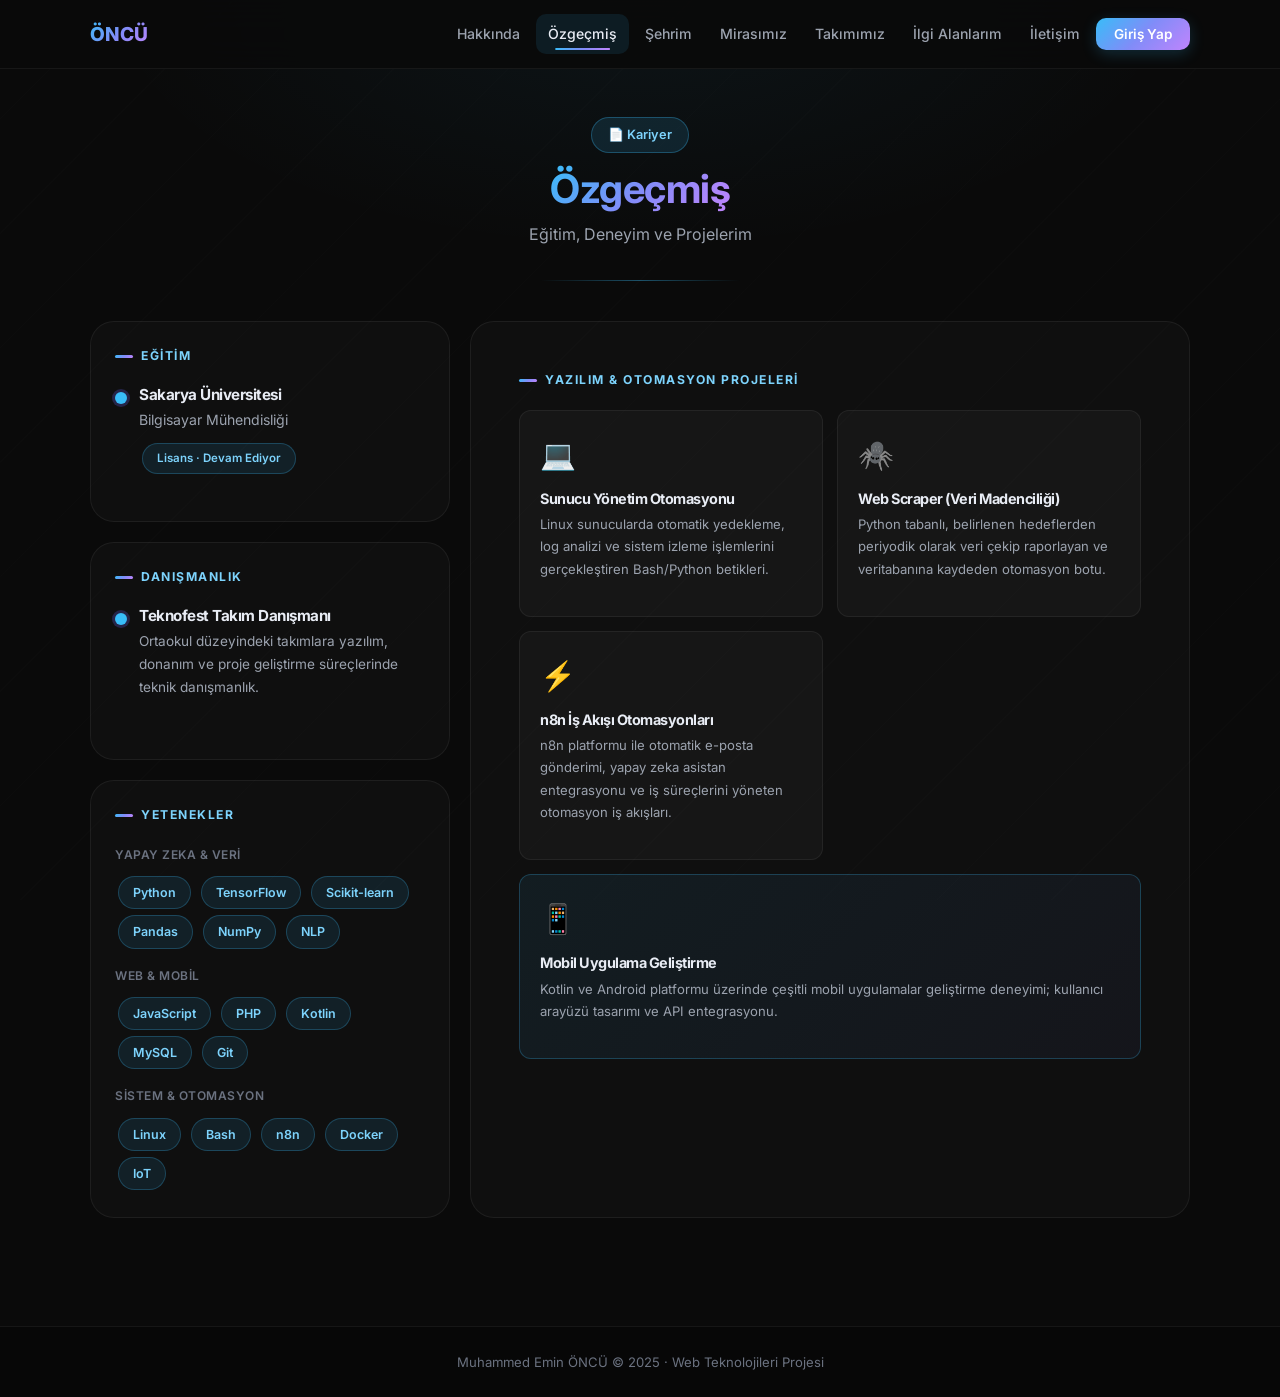
<file: cv.html>
<!DOCTYPE html>
<html lang="tr">
<head>
    <meta charset="UTF-8">
    <meta name="viewport" content="width=device-width, initial-scale=1.0">
    <title>Özgeçmiş | Muhammed Emin ÖNCÜ</title>
    <!-- Bootstrap CSS (Ödev Şartı) -->
    <link href="https://cdn.jsdelivr.net/npm/bootstrap@5.3.0/dist/css/bootstrap.min.css" rel="stylesheet">
    <!-- Özel Tasarımımız -->
    <link rel="stylesheet" href="style.css">
</head>
<body>

<nav class="custom-navbar" id="mainNav">
    <div class="container">
        <div class="navbar-inner">
            <a class="navbar-brand" href="index.html">ÖNCÜ</a>
            <button class="navbar-toggler" id="toggler" aria-label="Menüyü aç/kapat">
                <span></span><span></span><span></span>
            </button>
            <ul class="navbar-nav" id="navMenu">
                <li><a class="nav-link" href="index.html">Hakkında</a></li>
                <li><a class="nav-link active" href="cv.html">Özgeçmiş</a></li>
                <li><a class="nav-link" href="sehrim.html">Şehrim</a></li>
                <li><a class="nav-link" href="miras.html">Mirasımız</a></li>
                <li><a class="nav-link" href="takim.html">Takımımız</a></li>
                <li><a class="nav-link" href="ilgi-alanlarim.html">İlgi Alanlarım</a></li>
                <li><a class="nav-link" href="iletisim.html">İletişim</a></li>
                <li><a class="btn-nav-login" href="login.html">Giriş Yap</a></li>
            </ul>
        </div>
    </div>
</nav>

<main class="container fade-in" style="padding-top: 48px; padding-bottom: 48px;">

    <header class="text-center" style="margin-bottom: 40px;">
        <span class="badge-accent" style="margin-bottom: 12px; display: inline-block;">📄 Kariyer</span>
        <h1 style="font-size: 2.5rem;"><span class="gradient-text">Özgeçmiş</span></h1>
        <p>Eğitim, Deneyim ve Projelerim</p>
        <hr class="gradient-divider">
    </header>

    <div class="grid-cv">

        <!-- Sol Sütun (aside: destekleyici bilgiler) -->
        <aside style="display: flex; flex-direction: column; gap: 20px;">

            <section class="modern-card p-4">
                <div class="section-title">Eğitim</div>
                <div class="timeline-item">
                    <h2 style="font-size: 0.95rem; font-weight: 700; margin-bottom: 4px;">Sakarya Üniversitesi</h2>
                    <p style="font-size: 0.88rem; margin-bottom: 8px;">Bilgisayar Mühendisliği</p>
                    <span class="skill-tag" style="font-size: 0.72rem;">Lisans · Devam Ediyor</span>
                </div>
            </section>

            <section class="modern-card p-4">
                <div class="section-title">Danışmanlık</div>
                <div class="timeline-item">
                    <h2 style="font-size: 0.95rem; font-weight: 700; margin-bottom: 4px;">Teknofest Takım Danışmanı</h2>
                    <p style="font-size: 0.85rem;">Ortaokul düzeyindeki takımlara yazılım, donanım ve proje geliştirme süreçlerinde teknik danışmanlık.</p>
                </div>
            </section>

            <section class="modern-card p-4">
                <div class="section-title">Yetenekler</div>
                <p style="font-size: 0.75rem; color: var(--text-3); font-weight: 600; text-transform: uppercase; letter-spacing: 0.5px; margin-bottom: 8px;">Yapay Zeka & Veri</p>
                <div style="margin-bottom: 14px;">
                    <span class="skill-tag">Python</span>
                    <span class="skill-tag">TensorFlow</span>
                    <span class="skill-tag">Scikit-learn</span>
                    <span class="skill-tag">Pandas</span>
                    <span class="skill-tag">NumPy</span>
                    <span class="skill-tag">NLP</span>
                </div>
                <p style="font-size: 0.75rem; color: var(--text-3); font-weight: 600; text-transform: uppercase; letter-spacing: 0.5px; margin-bottom: 8px;">Web & Mobil</p>
                <div style="margin-bottom: 14px;">
                    <span class="skill-tag">JavaScript</span>
                    <span class="skill-tag">PHP</span>
                    <span class="skill-tag">Kotlin</span>
                    <span class="skill-tag">MySQL</span>
                    <span class="skill-tag">Git</span>
                </div>
                <p style="font-size: 0.75rem; color: var(--text-3); font-weight: 600; text-transform: uppercase; letter-spacing: 0.5px; margin-bottom: 8px;">Sistem & Otomasyon</p>
                <div>
                    <span class="skill-tag">Linux</span>
                    <span class="skill-tag">Bash</span>
                    <span class="skill-tag">n8n</span>
                    <span class="skill-tag">Docker</span>
                    <span class="skill-tag">IoT</span>
                </div>
            </section>

        </aside>

        <!-- Sağ Sütun (section: ana projeler içeriği) -->
        <section class="modern-card p-5">
            <div class="section-title">Yazılım &amp; Otomasyon Projeleri</div>
            <div class="grid-2" style="gap: 14px;">

                <article class="project-card" style="padding: 20px; background: rgba(255,255,255,0.03); border: 1px solid var(--border); border-radius: 12px; transition: var(--ease);"
                    onmouseenter="this.style.borderColor='var(--border-a)';this.style.background='rgba(56,189,248,0.06)'"
                    onmouseleave="this.style.borderColor='var(--border)';this.style.background='rgba(255,255,255,0.03)'">
                    <div style="font-size: 1.8rem; margin-bottom: 10px;">💻</div>
                    <h3 style="font-size: 0.9rem; font-weight: 700; margin-bottom: 6px;">Sunucu Yönetim Otomasyonu</h3>
                    <p style="font-size: 0.82rem;">Linux sunucularda otomatik yedekleme, log analizi ve sistem izleme işlemlerini gerçekleştiren Bash/Python betikleri.</p>
                </article>

                <article style="padding: 20px; background: rgba(255,255,255,0.03); border: 1px solid var(--border); border-radius: 12px; transition: var(--ease);"
                    onmouseenter="this.style.borderColor='var(--border-a)';this.style.background='rgba(56,189,248,0.06)'"
                    onmouseleave="this.style.borderColor='var(--border)';this.style.background='rgba(255,255,255,0.03)'">
                    <div style="font-size: 1.8rem; margin-bottom: 10px;">🕷️</div>
                    <h3 style="font-size: 0.9rem; font-weight: 700; margin-bottom: 6px;">Web Scraper (Veri Madenciliği)</h3>
                    <p style="font-size: 0.82rem;">Python tabanlı, belirlenen hedeflerden periyodik olarak veri çekip raporlayan ve veritabanına kaydeden otomasyon botu.</p>
                </article>

                <article style="padding: 20px; background: rgba(255,255,255,0.03); border: 1px solid var(--border); border-radius: 12px; transition: var(--ease);"
                    onmouseenter="this.style.borderColor='var(--border-a)';this.style.background='rgba(56,189,248,0.06)'"
                    onmouseleave="this.style.borderColor='var(--border)';this.style.background='rgba(255,255,255,0.03)'">
                    <div style="font-size: 1.8rem; margin-bottom: 10px;">⚡</div>
                    <h3 style="font-size: 0.9rem; font-weight: 700; margin-bottom: 6px;">n8n İş Akışı Otomasyonları</h3>
                    <p style="font-size: 0.82rem;">n8n platformu ile otomatik e-posta gönderimi, yapay zeka asistan entegrasyonu ve iş süreçlerini yöneten otomasyon iş akışları.</p>
                </article>

                <article style="padding: 20px; grid-column: 1 / -1; background: linear-gradient(135deg,rgba(56,189,248,0.08),rgba(129,140,248,0.05)); border: 1px solid rgba(56,189,248,0.25); border-radius: 12px;">
                    <div style="font-size: 1.8rem; margin-bottom: 10px;">📱</div>
                    <h3 style="font-size: 0.9rem; font-weight: 700; margin-bottom: 6px;">Mobil Uygulama Geliştirme</h3>
                    <p style="font-size: 0.82rem;">Kotlin ve Android platformu üzerinde çeşitli mobil uygulamalar geliştirme deneyimi; kullanıcı arayüzü tasarımı ve API entegrasyonu.</p>
                </article>

            </div>
        </section>

    </div>
</main>

<footer class="site-footer">
    <div class="container">Muhammed Emin ÖNCÜ &copy; 2025 · Web Teknolojileri Projesi</div>
</footer>

<script>
    window.addEventListener('scroll', function () {
        document.getElementById('mainNav').classList.toggle('scrolled', window.scrollY > 20);
    });
    document.getElementById('toggler').addEventListener('click', function () {
        this.classList.toggle('open');
        document.getElementById('navMenu').classList.toggle('open');
    });
</script>
</body>
</html>
</file>
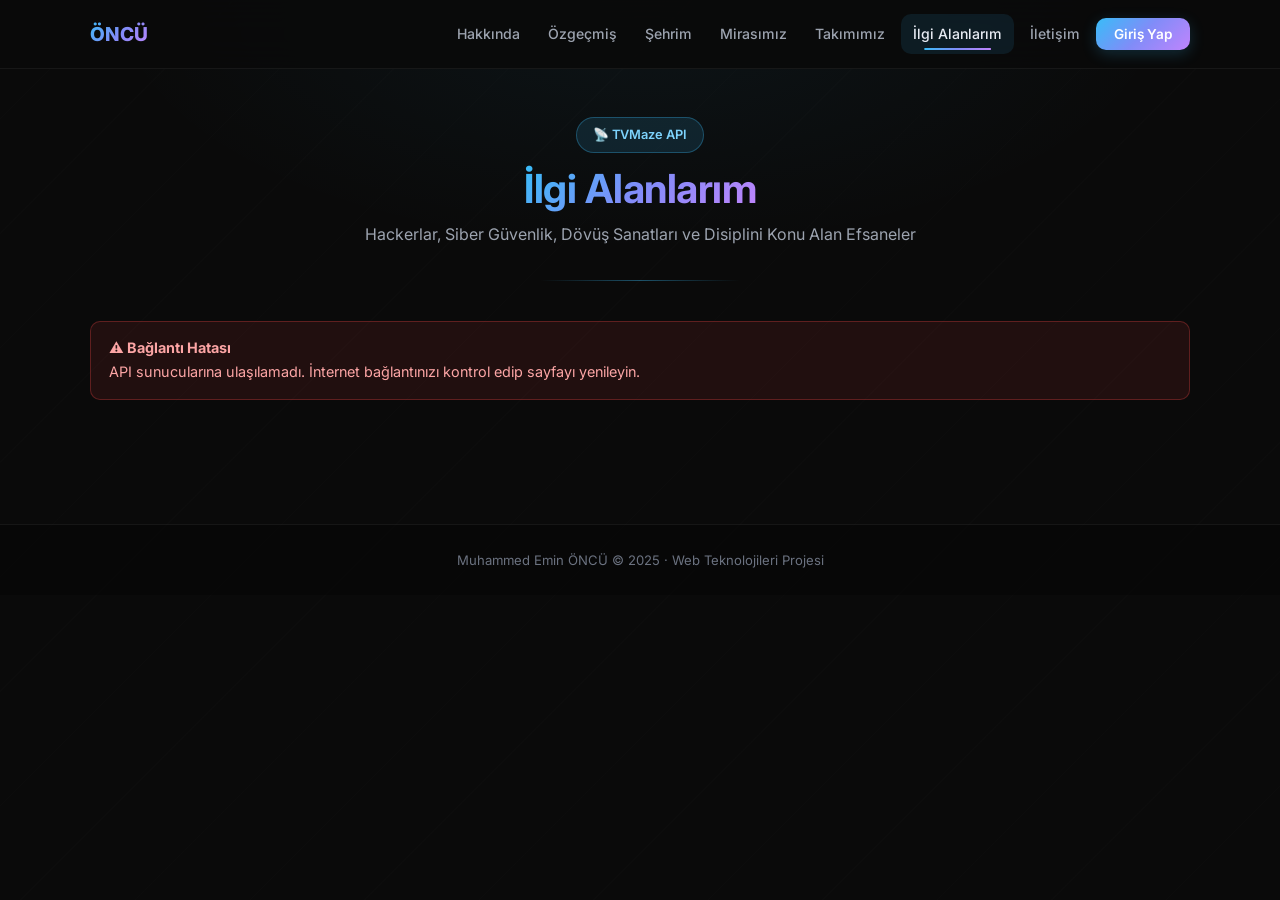
<file: ilgi-alanlarim.html>
<!DOCTYPE html>
<html lang="tr">
<head>
    <meta charset="UTF-8">
    <meta name="viewport" content="width=device-width, initial-scale=1.0">
    <title>İlgi Alanlarım | Muhammed Emin ÖNCÜ</title>
    <!-- Bootstrap CSS (Ödev Şartı) -->
    <link href="https://cdn.jsdelivr.net/npm/bootstrap@5.3.0/dist/css/bootstrap.min.css" rel="stylesheet">
    <!-- Özel Tasarımımız -->
    <link rel="stylesheet" href="style.css">


</head>
<body>

<nav class="custom-navbar" id="mainNav">
    <div class="container">
        <div class="navbar-inner">
            <a class="navbar-brand" href="index.html">ÖNCÜ</a>
            <button class="navbar-toggler" id="toggler" aria-label="Menüyü aç/kapat">
                <span></span><span></span><span></span>
            </button>
            <ul class="navbar-nav" id="navMenu">
                <li><a class="nav-link" href="index.html">Hakkında</a></li>
                <li><a class="nav-link" href="cv.html">Özgeçmiş</a></li>
                <li><a class="nav-link" href="sehrim.html">Şehrim</a></li>
                <li><a class="nav-link" href="miras.html">Mirasımız</a></li>
                <li><a class="nav-link" href="takim.html">Takımımız</a></li>
                <li><a class="nav-link active" href="ilgi-alanlarim.html">İlgi Alanlarım</a></li>
                <li><a class="nav-link" href="iletisim.html">İletişim</a></li>
                <li><a class="btn-nav-login" href="login.html">Giriş Yap</a></li>
            </ul>
        </div>
    </div>
</nav>

<main class="container fade-in" style="padding-top: 48px; padding-bottom: 48px;">

    <header class="text-center" style="margin-bottom: 40px;">
        <span class="badge-accent" style="margin-bottom: 12px; display: inline-block;">📡 TVMaze API</span>
        <h1 style="font-size: 2.5rem;"><span class="gradient-text">İlgi Alanlarım</span></h1>
        <p>Hackerlar, Siber Güvenlik, Dövüş Sanatları ve Disiplini Konu Alan Efsaneler</p>
        <hr class="gradient-divider">
    </header>

    <!-- Yükleniyor -->
    <div id="loadingBox" class="text-center" style="padding: 60px 0;">
        <div class="spinner"></div>
        <p style="margin-top: 20px; font-weight: 600;">Veriler API'den çekiliyor...</p>
    </div>

    <!-- İçerik Sonuçları -->
    <div class="show-grid" id="showGrid" style="display: none;"></div>

    <!-- Hata -->
    <div class="alert alert-danger" id="errorBox" style="display: none;">
        <strong>⚠️ Bağlantı Hatası</strong><br>
        API sunucularına ulaşılamadı. İnternet bağlantınızı kontrol edip sayfayı yenileyin.
    </div>


</main>

<footer class="site-footer">
    <div class="container">Muhammed Emin ÖNCÜ &copy; 2025 · Web Teknolojileri Projesi</div>
</footer>

<script>
    // Navbar
    window.addEventListener('scroll', function () {
        document.getElementById('mainNav').classList.toggle('scrolled', window.scrollY > 20);
    });
    document.getElementById('toggler').addEventListener('click', function () {
        this.classList.toggle('open');
        document.getElementById('navMenu').classList.toggle('open');
    });

    // TVMaze API Entegrasyonu (Promise.all ile)
    document.addEventListener('DOMContentLoaded', function () {
        var loading  = document.getElementById('loadingBox');
        var grid     = document.getElementById('showGrid');
        var errorBox = document.getElementById('errorBox');

        // TVMaze ücretsiz API'sinden spesifik dizileri çekiyoruz
        var queries = ['baki', 'cobra kai', 'warrior', 'mr robot', 'scorpion', 'person of interest'];
        
        var fetchPromises = queries.map(function(query) {
            return fetch('https://api.tvmaze.com/singlesearch/shows?q=' + encodeURIComponent(query))
                .then(function(response) {
                    if (!response.ok) { throw new Error('HTTP ' + response.status); }
                    return response.json();
                });
        });

        Promise.all(fetchPromises)
            .then(function(dataArray) {
                loading.style.display = 'none';
                grid.style.display    = 'grid';

                dataArray.forEach(function (show) {
                    if (!show) return; // API'den boş dönerse atla

                    var imgSrc   = show.image ? show.image.medium : 'https://via.placeholder.com/210x295/1a1b2e/6366f1?text=No+Image';
                    var genres   = show.genres && show.genres.length
                        ? show.genres.map(function (g) { return '<span class="genre-badge">' + g + '</span>'; }).join('')
                        : '<span class="genre-badge">Belirtilmemiş</span>';

                    var card = document.createElement('article');
                    card.className = 'show-card';
                    card.innerHTML =
                        '<img src="' + imgSrc + '" alt="' + show.name + '" loading="lazy">' +
                        '<div class="show-card-body">' +
                            '<h2 class="show-title">' + show.name + '</h2>' +
                            '<div style="margin-bottom: 12px;">' + genres + '</div>' +
                            '<a href="' + show.url + '" target="_blank" rel="noopener" class="btn btn-primary btn-sm show-link">Detayları Gör →</a>' +
                        '</div>';
                    grid.appendChild(card);
                });
            })
            .catch(function(err) {
                loading.style.display = 'none';
                errorBox.style.display = 'block';
                errorBox.classList.add('show');
                console.error('API Hatası:', err);
            });
    });
</script>
</body>
</html>
</file>
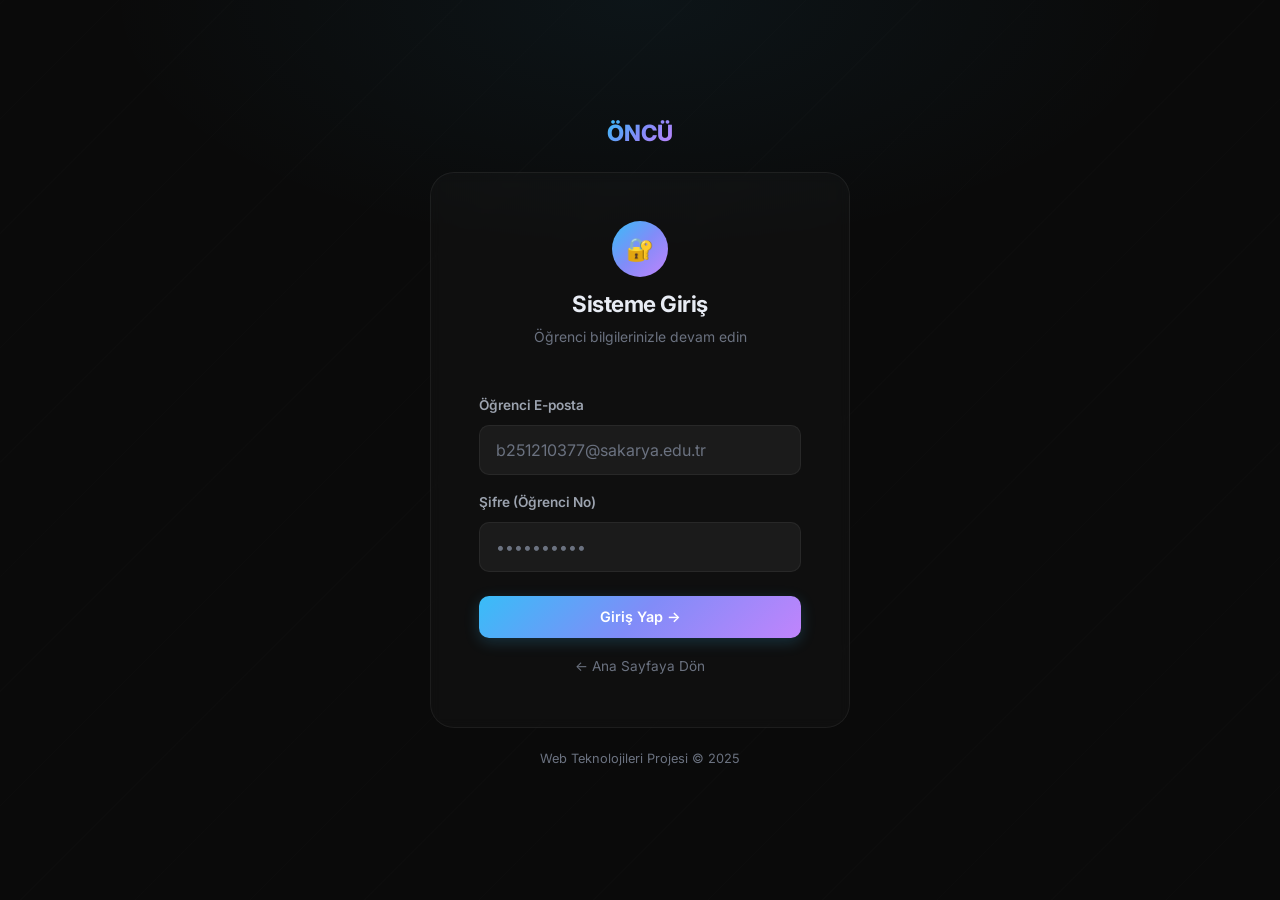
<file: login.html>
<!DOCTYPE html>
<html lang="tr">
<head>
    <meta charset="UTF-8">
    <meta name="viewport" content="width=device-width, initial-scale=1.0">
    <title>Giriş | Muhammed Emin ÖNCÜ</title>
    <!-- Bootstrap CSS (Ödev Şartı) -->
    <link href="https://cdn.jsdelivr.net/npm/bootstrap@5.3.0/dist/css/bootstrap.min.css" rel="stylesheet">
    <!-- Özel Tasarımımız -->
    <link rel="stylesheet" href="style.css">
</head>
<body class="login-page">

    <div class="login-box fade-in">

        <div class="text-center" style="margin-bottom: 20px;">
            <a class="navbar-brand" href="index.html" style="font-size: 1.4rem;">ÖNCÜ</a>
        </div>

        <div class="modern-card p-5">

            <div class="text-center" style="margin-bottom: 28px;">
                <div style="width:56px;height:56px;border-radius:50%;background:var(--grad);display:flex;align-items:center;justify-content:center;font-size:1.4rem;margin:0 auto 14px;">🔐</div>
                <h1 style="font-size: 1.4rem;">Sisteme Giriş</h1>
                <p style="font-size: 0.87rem; color: var(--text-3); margin-top: 4px;">Öğrenci bilgilerinizle devam edin</p>
            </div>

            <div class="alert alert-danger" id="errorAlert"></div>

            <form action="giris.php" method="POST" id="loginFormu" onsubmit="return validateLogin()">
                <div class="form-group">
                    <label for="email" class="form-label">Öğrenci E-posta</label>
                    <input type="email" class="form-control" id="email" name="email"
                           placeholder="b251210377@sakarya.edu.tr">
                </div>
                <div class="form-group" style="margin-bottom: 24px;">
                    <label for="password" class="form-label">Şifre (Öğrenci No)</label>
                    <input type="password" class="form-control" id="password" name="password"
                           placeholder="••••••••••">
                </div>
                <button class="btn btn-primary btn-full" type="submit" style="margin-bottom: 14px;">
                    Giriş Yap →
                </button>
                <div class="text-center">
                    <a href="index.html" style="font-size: 0.85rem; color: var(--text-3); transition: color 0.2s;"
                       onmouseover="this.style.color='#a5b4fc'"
                       onmouseout="this.style.color='var(--text-3)'">← Ana Sayfaya Dön</a>
                </div>
            </form>
        </div>

        <p class="text-center" style="margin-top: 20px; font-size: 0.8rem; color: var(--text-3);">
            Web Teknolojileri Projesi &copy; 2025
        </p>
    </div>

    <script>
        // ── JavaScript Form Doğrulama (Şartname Zorunluluğu) ──
        function validateLogin() {
            var errors     = [];
            var email      = document.getElementById('email').value.trim();
            var password   = document.getElementById('password').value.trim();
            var emailRegex = /^[a-zA-Z0-9._%+-]+@sakarya\.edu\.tr$/;

            if (!email)                      errors.push('E-posta alanı boş bırakılamaz.');
            else if (!emailRegex.test(email)) errors.push('Geçerli bir @sakarya.edu.tr e-posta adresi giriniz.');
            if (!password)                   errors.push('Şifre alanı boş bırakılamaz.');

            var box = document.getElementById('errorAlert');
            if (errors.length > 0) {
                box.innerHTML = '⚠️ ' + errors.join('<br>⚠️ ');
                box.classList.add('show');
                return false; // Form gönderimini engelle
            }
            box.classList.remove('show');
            return true; // PHP'ye gönder
        }

        // PHP'den dönen hata parametresini oku
        var params = new URLSearchParams(window.location.search);
        var box    = document.getElementById('errorAlert');

        if (params.get('error') === 'empty') {
            box.textContent = '⚠️ Kullanıcı adı ve şifre boş bırakılamaz!';
            box.classList.add('show');
        } else if (params.get('error') === 'wrong') {
            box.textContent = '❌ Hatalı e-posta veya şifre girdiniz!';
            box.classList.add('show');
        }
    </script>
</body>
</html>
</file>
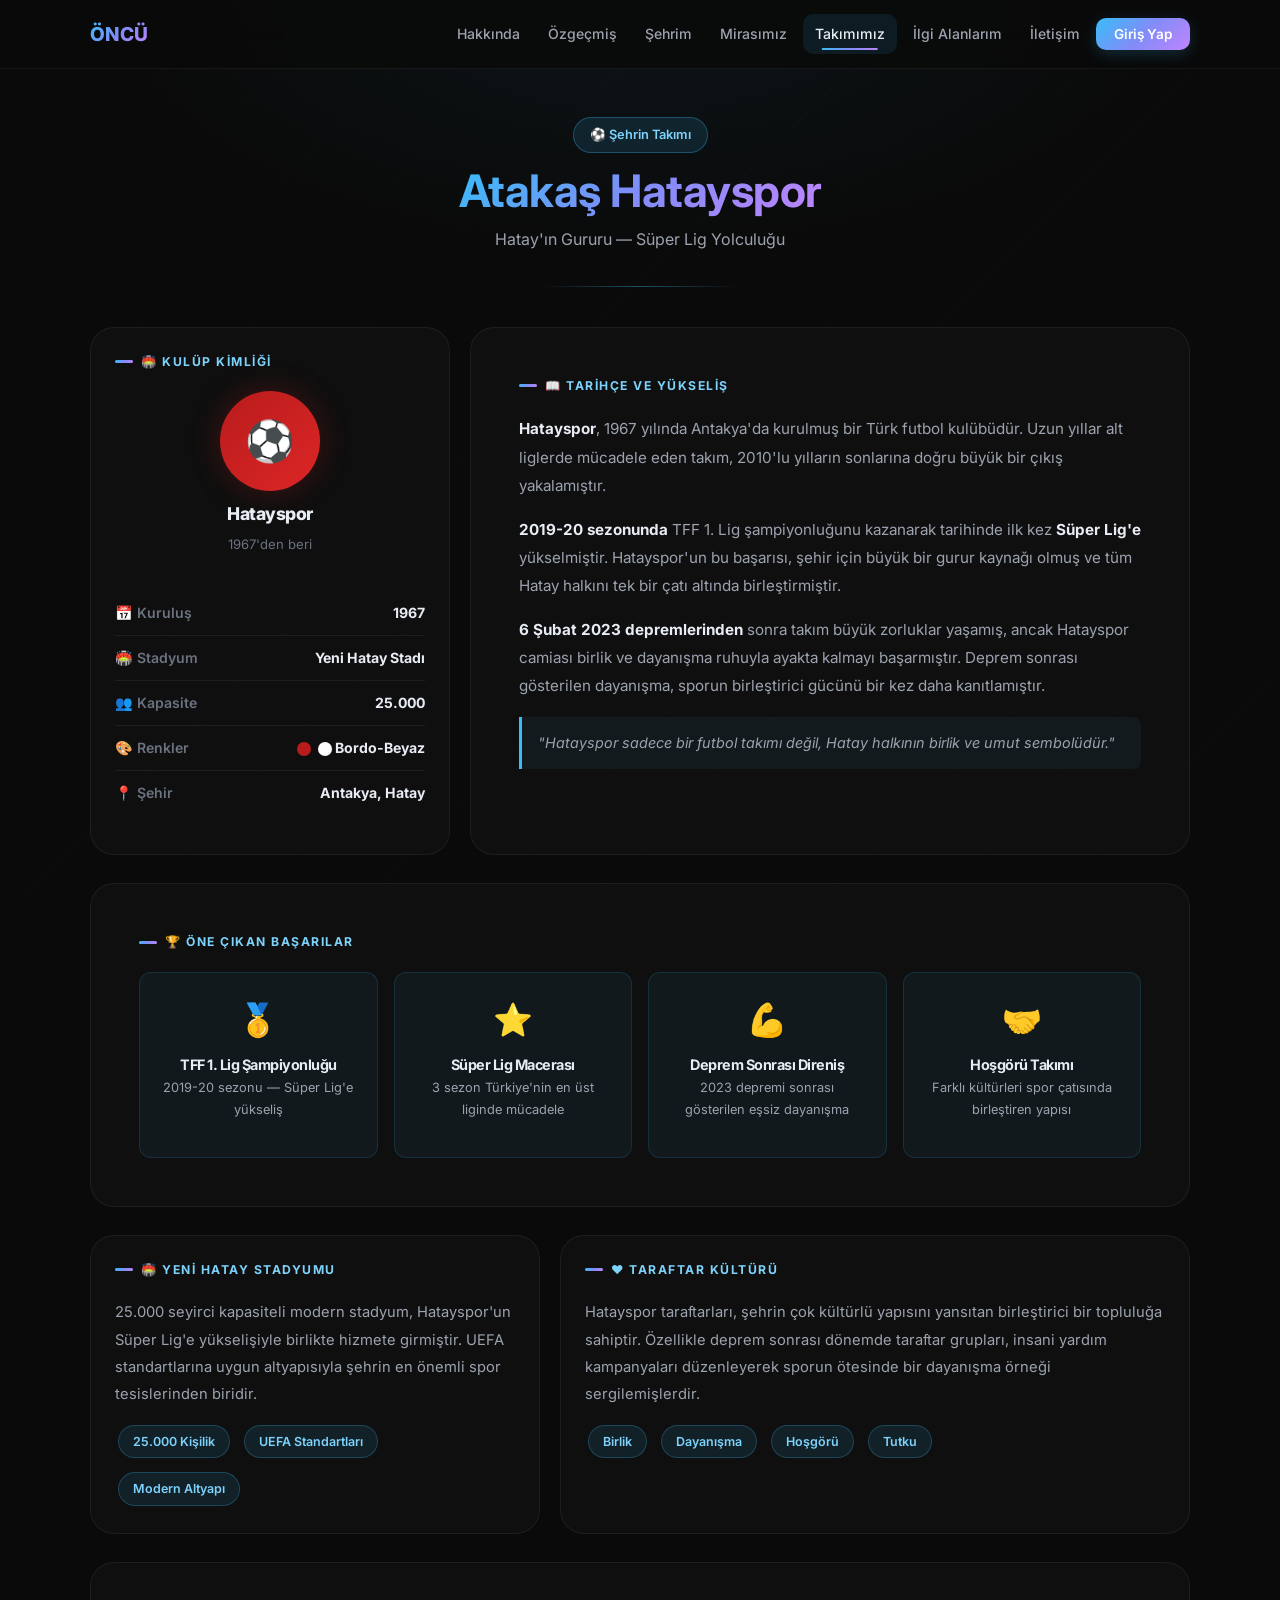
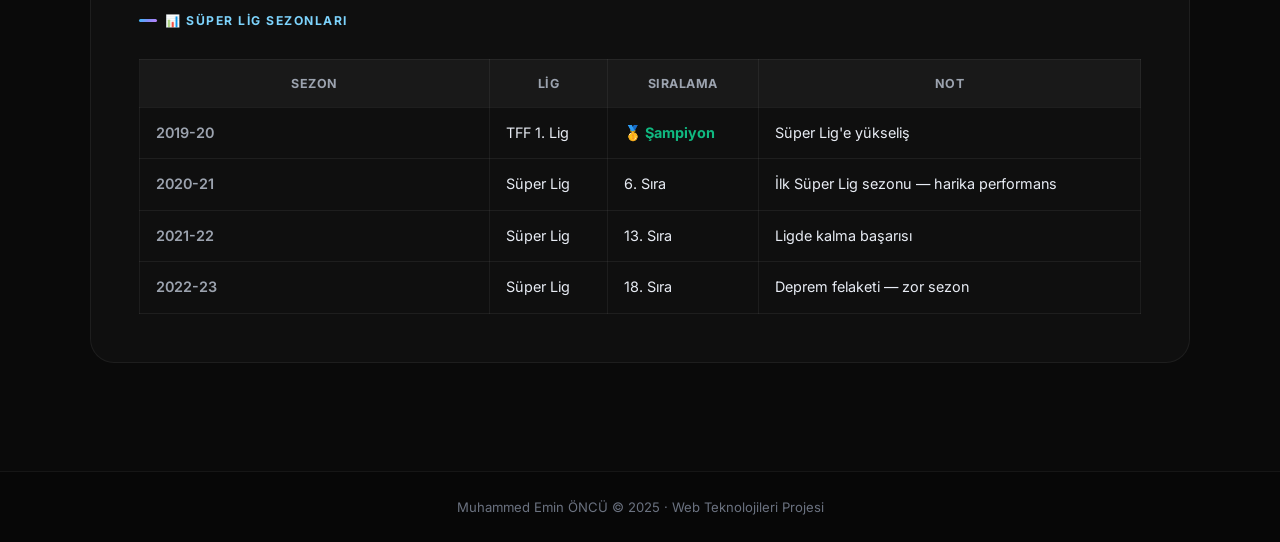
<file: takim.html>
<!DOCTYPE html>
<html lang="tr">
<head>
    <meta charset="UTF-8">
    <meta name="viewport" content="width=device-width, initial-scale=1.0">
    <title>Takımımız | Muhammed Emin ÖNCÜ</title>
    <link href="https://cdn.jsdelivr.net/npm/bootstrap@5.3.0/dist/css/bootstrap.min.css" rel="stylesheet">
    <link rel="stylesheet" href="style.css">
</head>
<body>

<nav class="custom-navbar" id="mainNav">
    <div class="container">
        <div class="navbar-inner">
            <a class="navbar-brand" href="index.html">ÖNCÜ</a>
            <button class="navbar-toggler" id="toggler" aria-label="Menüyü aç/kapat">
                <span></span><span></span><span></span>
            </button>
            <ul class="navbar-nav" id="navMenu">
                <li><a class="nav-link" href="index.html">Hakkında</a></li>
                <li><a class="nav-link" href="cv.html">Özgeçmiş</a></li>
                <li><a class="nav-link" href="sehrim.html">Şehrim</a></li>
                <li><a class="nav-link" href="miras.html">Mirasımız</a></li>
                <li><a class="nav-link active" href="takim.html">Takımımız</a></li>
                <li><a class="nav-link" href="ilgi-alanlarim.html">İlgi Alanlarım</a></li>
                <li><a class="nav-link" href="iletisim.html">İletişim</a></li>
                <li><a class="btn-nav-login" href="login.html">Giriş Yap</a></li>
            </ul>
        </div>
    </div>
</nav>

<main class="container fade-in" style="padding-top: 48px; padding-bottom: 48px;">

    <header class="text-center" style="margin-bottom: 40px;">
        <span class="badge-accent" style="margin-bottom: 12px; display: inline-block;">⚽ Şehrin Takımı</span>
        <h1 style="font-size: 2.8rem;"><span class="gradient-text">Atakaş Hatayspor</span></h1>
        <p>Hatay'ın Gururu — Süper Lig Yolculuğu</p>
        <hr class="gradient-divider">
    </header>

    <!-- Kulüp Genel Bilgi -->
    <div style="display: grid; grid-template-columns: 1fr 2fr; gap: 20px; margin-bottom: 28px;">

        <!-- Kulüp Kartı -->
        <aside class="modern-card p-4">
            <div class="section-title">🏟️ Kulüp Kimliği</div>
            <div style="text-align: center; margin-bottom: 20px;">
                <div style="width: 100px; height: 100px; border-radius: 50%; background: linear-gradient(135deg, #b91c1c, #dc2626); display: flex; align-items: center; justify-content: center; font-size: 2.5rem; margin: 0 auto 12px; box-shadow: 0 0 30px rgba(185,28,28,0.3);">⚽</div>
                <h2 style="font-size: 1.1rem; font-weight: 800;">Hatayspor</h2>
                <p style="font-size: 0.82rem; color: var(--text-3);">1967'den beri</p>
            </div>
            <dl style="font-size: 0.88rem;">
                <div style="display: flex; justify-content: space-between; padding: 10px 0; border-bottom: 1px solid var(--border);">
                    <dt style="color: var(--text-3); font-weight: 600;">📅 Kuruluş</dt>
                    <dd style="margin: 0; font-weight: 700;">1967</dd>
                </div>
                <div style="display: flex; justify-content: space-between; padding: 10px 0; border-bottom: 1px solid var(--border);">
                    <dt style="color: var(--text-3); font-weight: 600;">🏟️ Stadyum</dt>
                    <dd style="margin: 0; font-weight: 700;">Yeni Hatay Stadı</dd>
                </div>
                <div style="display: flex; justify-content: space-between; padding: 10px 0; border-bottom: 1px solid var(--border);">
                    <dt style="color: var(--text-3); font-weight: 600;">👥 Kapasite</dt>
                    <dd style="margin: 0; font-weight: 700;">25.000</dd>
                </div>
                <div style="display: flex; justify-content: space-between; padding: 10px 0; border-bottom: 1px solid var(--border);">
                    <dt style="color: var(--text-3); font-weight: 600;">🎨 Renkler</dt>
                    <dd style="margin: 0; font-weight: 700;">
                        <span style="display: inline-block; width: 14px; height: 14px; border-radius: 50%; background: #b91c1c; vertical-align: middle;"></span>
                        <span style="display: inline-block; width: 14px; height: 14px; border-radius: 50%; background: #fff; border: 1px solid var(--border); vertical-align: middle; margin-left: 4px;"></span>
                        Bordo-Beyaz
                    </dd>
                </div>
                <div style="display: flex; justify-content: space-between; padding: 10px 0;">
                    <dt style="color: var(--text-3); font-weight: 600;">📍 Şehir</dt>
                    <dd style="margin: 0; font-weight: 700;">Antakya, Hatay</dd>
                </div>
            </dl>
        </aside>

        <!-- Tarihçe -->
        <article class="modern-card p-5">
            <div class="section-title">📖 Tarihçe ve Yükseliş</div>
            <p style="line-height: 1.85; font-size: 0.95rem; margin-bottom: 16px;">
                <strong style="color: var(--text);">Hatayspor</strong>, 1967 yılında Antakya'da kurulmuş bir
                Türk futbol kulübüdür. Uzun yıllar alt liglerde mücadele eden takım, 2010'lu yılların
                sonlarına doğru büyük bir çıkış yakalamıştır.
            </p>
            <p style="line-height: 1.85; font-size: 0.95rem; margin-bottom: 16px;">
                <strong style="color: var(--text);">2019-20 sezonunda</strong> TFF 1. Lig şampiyonluğunu kazanarak
                tarihinde ilk kez <strong style="color: var(--text);">Süper Lig'e</strong> yükselmiştir.
                Hatayspor'un bu başarısı, şehir için büyük bir gurur kaynağı olmuş ve tüm Hatay halkını
                tek bir çatı altında birleştirmiştir.
            </p>
            <p style="line-height: 1.85; font-size: 0.95rem; margin-bottom: 16px;">
                <strong style="color: var(--text);">6 Şubat 2023 depremlerinden</strong> sonra takım büyük zorluklar
                yaşamış, ancak Hatayspor camiası birlik ve dayanışma ruhuyla ayakta kalmayı başarmıştır.
                Deprem sonrası gösterilen dayanışma, sporun birleştirici gücünü bir kez daha kanıtlamıştır.
            </p>
            <blockquote style="border-left: 3px solid var(--accent); padding: 14px 16px; margin: 0; background: rgba(56,189,248,0.06); border-radius: 0 8px 8px 0; font-style: italic; color: var(--text-2); font-size: 0.9rem;">
                "Hatayspor sadece bir futbol takımı değil, Hatay halkının birlik ve umut sembolüdür."
            </blockquote>
        </article>
    </div>

    <!-- Başarılar -->
    <section class="modern-card p-5" style="margin-bottom: 28px;">
        <div class="section-title">🏆 Öne Çıkan Başarılar</div>
        <div style="display: grid; grid-template-columns: repeat(auto-fit, minmax(200px, 1fr)); gap: 16px;">
            <div style="padding: 20px; background: rgba(56,189,248,0.06); border: 1px solid rgba(56,189,248,0.15); border-radius: 12px; text-align: center;">
                <div style="font-size: 2rem; margin-bottom: 8px;">🥇</div>
                <h3 style="font-size: 0.9rem; font-weight: 700; margin-bottom: 4px;">TFF 1. Lig Şampiyonluğu</h3>
                <p style="font-size: 0.8rem;">2019-20 sezonu — Süper Lig'e yükseliş</p>
            </div>
            <div style="padding: 20px; background: rgba(56,189,248,0.06); border: 1px solid rgba(56,189,248,0.15); border-radius: 12px; text-align: center;">
                <div style="font-size: 2rem; margin-bottom: 8px;">⭐</div>
                <h3 style="font-size: 0.9rem; font-weight: 700; margin-bottom: 4px;">Süper Lig Macerası</h3>
                <p style="font-size: 0.8rem;">3 sezon Türkiye'nin en üst liginde mücadele</p>
            </div>
            <div style="padding: 20px; background: rgba(56,189,248,0.06); border: 1px solid rgba(56,189,248,0.15); border-radius: 12px; text-align: center;">
                <div style="font-size: 2rem; margin-bottom: 8px;">💪</div>
                <h3 style="font-size: 0.9rem; font-weight: 700; margin-bottom: 4px;">Deprem Sonrası Direniş</h3>
                <p style="font-size: 0.8rem;">2023 depremi sonrası gösterilen eşsiz dayanışma</p>
            </div>
            <div style="padding: 20px; background: rgba(56,189,248,0.06); border: 1px solid rgba(56,189,248,0.15); border-radius: 12px; text-align: center;">
                <div style="font-size: 2rem; margin-bottom: 8px;">🤝</div>
                <h3 style="font-size: 0.9rem; font-weight: 700; margin-bottom: 4px;">Hoşgörü Takımı</h3>
                <p style="font-size: 0.8rem;">Farklı kültürleri spor çatısında birleştiren yapısı</p>
            </div>
        </div>
    </section>

    <!-- Stadyum ve Taraftar -->
    <div class="grid-sehir" style="margin-bottom: 28px;">
        <article class="modern-card p-4">
            <div class="section-title">🏟️ Yeni Hatay Stadyumu</div>
            <p style="line-height: 1.85; font-size: 0.92rem; margin-bottom: 14px;">
                25.000 seyirci kapasiteli modern stadyum, Hatayspor'un Süper Lig'e yükselişiyle birlikte
                hizmete girmiştir. UEFA standartlarına uygun altyapısıyla şehrin en önemli spor
                tesislerinden biridir.
            </p>
            <div style="display: flex; flex-wrap: wrap; gap: 8px;">
                <span class="skill-tag">25.000 Kişilik</span>
                <span class="skill-tag">UEFA Standartları</span>
                <span class="skill-tag">Modern Altyapı</span>
            </div>
        </article>

        <article class="modern-card p-4">
            <div class="section-title">❤️ Taraftar Kültürü</div>
            <p style="line-height: 1.85; font-size: 0.92rem; margin-bottom: 14px;">
                Hatayspor taraftarları, şehrin çok kültürlü yapısını yansıtan birleştirici bir topluluğa
                sahiptir. Özellikle deprem sonrası dönemde taraftar grupları, insani yardım kampanyaları
                düzenleyerek sporun ötesinde bir dayanışma örneği sergilemişlerdir.
            </p>
            <div style="display: flex; flex-wrap: wrap; gap: 8px;">
                <span class="skill-tag">Birlik</span>
                <span class="skill-tag">Dayanışma</span>
                <span class="skill-tag">Hoşgörü</span>
                <span class="skill-tag">Tutku</span>
            </div>
        </article>
    </div>

    <!-- Sezon Tablosu -->
    <section class="modern-card p-5">
        <div class="section-title">📊 Süper Lig Sezonları</div>
        <div style="overflow-x: auto; margin-top: 8px;">
            <table class="data-table">
                <thead>
                    <tr>
                        <th>Sezon</th>
                        <th>Lig</th>
                        <th>Sıralama</th>
                        <th>Not</th>
                    </tr>
                </thead>
                <tbody>
                    <tr>
                        <td class="row-label">2019-20</td>
                        <td class="row-value">TFF 1. Lig</td>
                        <td class="row-value" style="color: #10b981; font-weight: 700;">🥇 Şampiyon</td>
                        <td class="row-value">Süper Lig'e yükseliş</td>
                    </tr>
                    <tr>
                        <td class="row-label">2020-21</td>
                        <td class="row-value">Süper Lig</td>
                        <td class="row-value">6. Sıra</td>
                        <td class="row-value">İlk Süper Lig sezonu — harika performans</td>
                    </tr>
                    <tr>
                        <td class="row-label">2021-22</td>
                        <td class="row-value">Süper Lig</td>
                        <td class="row-value">13. Sıra</td>
                        <td class="row-value">Ligde kalma başarısı</td>
                    </tr>
                    <tr>
                        <td class="row-label">2022-23</td>
                        <td class="row-value">Süper Lig</td>
                        <td class="row-value">18. Sıra</td>
                        <td class="row-value">Deprem felaketi — zor sezon</td>
                    </tr>
                </tbody>
            </table>
        </div>
    </section>

</main>

<footer class="site-footer">
    <div class="container">Muhammed Emin ÖNCÜ &copy; 2025 · Web Teknolojileri Projesi</div>
</footer>

<script>
    window.addEventListener('scroll', function () {
        document.getElementById('mainNav').classList.toggle('scrolled', window.scrollY > 20);
    });
    document.getElementById('toggler').addEventListener('click', function () {
        this.classList.toggle('open');
        document.getElementById('navMenu').classList.toggle('open');
    });
</script>
</body>
</html>
</file>
<file: style.css>
/* ============================================
   VANILLA CSS DESIGN SYSTEM
   Web Teknolojileri — Muhammed Emin ÖNCÜ
   Teknolojiler: HTML5, CSS3, JavaScript, PHP
   ============================================ */

@import url('https://fonts.googleapis.com/css2?family=Inter:wght@300;400;500;600;700;800;900&display=swap');

/* --- Değişkenler --- */
:root {
    --bg:          #0a0a0a;
    --bg-card:     rgba(255,255,255,0.025);
    --accent:      #38bdf8;
    --accent-2:    #818cf8;
    --accent-glow: rgba(56,189,248,0.2);
    --text:        #e8ecf4;
    --text-2:      #9ca3af;
    --text-3:      #6b7280;
    --border:      rgba(255,255,255,0.06);
    --border-a:    rgba(56,189,248,0.3);
    --grad:        linear-gradient(135deg,#38bdf8,#818cf8,#c084fc);
    --r-sm:  10px;
    --r-md:  16px;
    --r-lg:  24px;
    --ease:  all 0.3s cubic-bezier(0.4,0,0.2,1);
    --shadow: 0 8px 40px rgba(0,0,0,0.6);
}

/* --- Reset --- */
*, *::before, *::after { box-sizing: border-box; margin: 0; padding: 0; }
html { scroll-behavior: smooth; }
img  { max-width: 100%; display: block; }
a    { text-decoration: none; color: inherit; }
ul   { list-style: none; }
button, input, textarea, select { font-family: inherit; font-size: inherit; cursor: pointer; }

/* --- Base --- */
body {
    font-family: 'Inter', sans-serif;
    background: var(--bg);
    color: var(--text);
    line-height: 1.7;
    min-height: 100vh;
    background-image:
        repeating-linear-gradient(
            -45deg,
            transparent,
            transparent 80px,
            rgba(255,255,255,0.008) 80px,
            rgba(255,255,255,0.008) 81px
        ),
        radial-gradient(ellipse 60% 40% at 50% 0%, rgba(56,189,248,0.06), transparent 70%);
    background-attachment: fixed;
}
h1,h2,h3,h4,h5,h6 { font-weight: 700; letter-spacing: -0.5px; line-height: 1.2; }
p { color: var(--text-2); }

/* --- Container --- */
.container { width: 100%; max-width: 1140px; margin: 0 auto; padding: 0 20px; }

/* --- Gradient Text --- */
.gradient-text {
    background: var(--grad);
    -webkit-background-clip: text;
    -webkit-text-fill-color: transparent;
    background-clip: text;
}

/* ==============================
   NAVBAR
   ============================== */
.custom-navbar {
    position: sticky; top: 0; z-index: 1000;
    background: rgba(10,10,10,0.92);
    backdrop-filter: blur(24px);
    border-bottom: 1px solid var(--border);
    padding: 14px 0;
    transition: var(--ease);
}
.custom-navbar.scrolled { background: rgba(10,10,10,0.98); box-shadow: 0 4px 30px rgba(0,0,0,0.7); }

.navbar-inner {
    display: flex; align-items: center;
    justify-content: space-between; gap: 16px; flex-wrap: wrap;
}
.navbar-brand {
    font-size: 1.2rem; font-weight: 800;
    background: var(--grad); -webkit-background-clip: text;
    -webkit-text-fill-color: transparent; background-clip: text;
}

/* Hamburger */
.navbar-toggler {
    display: none; flex-direction: column; gap: 5px;
    background: none; border: none; padding: 6px;
}
.navbar-toggler span {
    display: block; width: 24px; height: 2px;
    background: var(--text-2); border-radius: 2px; transition: var(--ease);
}
.navbar-toggler.open span:nth-child(1) { transform: translateY(7px) rotate(45deg); }
.navbar-toggler.open span:nth-child(2) { opacity: 0; }
.navbar-toggler.open span:nth-child(3) { transform: translateY(-7px) rotate(-45deg); }

/* Nav Links */
.navbar-nav { display: flex; flex-direction: row; align-items: center; gap: 4px; }
.nav-link {
    font-size: 0.88rem; font-weight: 500; color: var(--text-2);
    padding: 8px 12px; border-radius: var(--r-sm);
    transition: var(--ease); position: relative;
}
.nav-link::after {
    content: ''; position: absolute; bottom: 4px; left: 50%;
    transform: translateX(-50%); width: 0; height: 2px;
    background: var(--grad); border-radius: 2px; transition: width 0.3s;
}
.nav-link:hover, .nav-link.active { color: var(--text); background: rgba(56,189,248,0.1); }
.nav-link:hover::after, .nav-link.active::after { width: 60%; }

.btn-nav-login {
    background: var(--grad); color: #fff; font-weight: 600;
    font-size: 0.85rem; padding: 8px 18px; border-radius: var(--r-sm);
    border: none; transition: var(--ease); box-shadow: 0 4px 15px var(--accent-glow);
}
.btn-nav-login:hover { transform: translateY(-2px); box-shadow: 0 8px 25px var(--accent-glow); }

/* ==============================
   CARD
   ============================== */
.modern-card {
    background: var(--bg-card); border: 1px solid var(--border);
    border-radius: var(--r-lg); transition: var(--ease);
    backdrop-filter: blur(6px); position: relative; overflow: hidden;
    display: flex; flex-direction: column;
}
.modern-card::before {
    content: ''; position: absolute; inset: 0; border-radius: inherit;
    background: linear-gradient(135deg,rgba(56,189,248,0.08),rgba(129,140,248,0.03));
    opacity: 0; transition: var(--ease); pointer-events: none;
}
.modern-card:hover { transform: translateY(-4px); border-color: var(--border-a); box-shadow: var(--shadow), 0 0 20px rgba(56,189,248,0.08); }
.modern-card:hover::before { opacity: 1; }
.modern-card:focus-within { transform: none; }

/* ==============================
   BUTTONS
   ============================== */
.btn {
    display: inline-block; font-weight: 600; border-radius: var(--r-sm);
    padding: 10px 22px; border: none; transition: var(--ease);
    font-size: 0.9rem; text-align: center;
}
.btn-primary { background: var(--grad); color: #fff; box-shadow: 0 4px 15px var(--accent-glow); }
.btn-primary:hover { transform: translateY(-2px); box-shadow: 0 8px 25px var(--accent-glow); filter: brightness(1.1); }
.btn-success { background: linear-gradient(135deg,#10b981,#059669); color: #fff; box-shadow: 0 4px 15px rgba(16,185,129,0.3); }
.btn-success:hover { transform: translateY(-2px); box-shadow: 0 8px 25px rgba(16,185,129,0.4); }
.btn-outline { background: transparent; color: var(--text-2); border: 1px solid var(--border); }
.btn-outline:hover { background: rgba(255,255,255,0.06); color: var(--text); border-color: var(--border-a); }
.btn-sm { padding: 7px 16px; font-size: 0.82rem; }
.btn-full { width: 100%; }

/* ==============================
   ANIMATION
   ============================== */
.fade-in { animation: fadeInUp 0.7s cubic-bezier(0.4,0,0.2,1) both; }
@keyframes fadeInUp { from { opacity:0; transform:translateY(24px); } to { opacity:1; transform:translateY(0); } }
@keyframes spin     { from { transform:rotate(0deg); }  to { transform:rotate(360deg); } }

/* ==============================
   COMPONENTS
   ============================== */
.badge-accent {
    display: inline-block; padding: 6px 16px; border-radius: 999px;
    font-size: 0.8rem; font-weight: 600; background: rgba(56,189,248,0.12);
    color: #7dd3fc; border: 1px solid rgba(56,189,248,0.3);
}
.skill-tag {
    display: inline-block; padding: 5px 14px; border-radius: 999px;
    font-size: 0.78rem; font-weight: 600; background: rgba(56,189,248,0.1);
    color: #7dd3fc; border: 1px solid rgba(56,189,248,0.25);
    margin: 3px; transition: var(--ease);
}
.skill-tag:hover { background: rgba(56,189,248,0.22); transform: translateY(-2px); }

.section-title {
    font-size: 0.76rem; font-weight: 700; color: #7dd3fc;
    letter-spacing: 1.5px; text-transform: uppercase;
    margin-bottom: 1.2rem; display: flex; align-items: center; gap: 8px;
}
.section-title::before {
    content: ''; display: inline-block; width: 18px; height: 3px;
    background: var(--grad); border-radius: 3px;
}

.gradient-divider {
    height: 1px; background: linear-gradient(to right,transparent,var(--accent),transparent);
    border: none; margin: 2rem auto; max-width: 200px; opacity: 0.4;
}

/* ==============================
   AVATAR
   ============================== */
.avatar-wrapper { position: relative; display: inline-block; }
.avatar-wrapper img {
    width: 175px; height: 175px; object-fit: cover; border-radius: 50%;
    box-shadow: 0 0 0 3px var(--accent), 0 0 30px rgba(56,189,248,0.15);
    transition: var(--ease);
}
.avatar-wrapper:hover img { transform: scale(1.05); box-shadow: 0 0 0 4px var(--accent-2), 0 0 40px rgba(56,189,248,0.2); }
.avatar-wrapper::after {
    content: ''; position: absolute; inset: -6px; border-radius: 50%;
    background: var(--grad); z-index: -1; opacity: 0.35;
    animation: spin 6s linear infinite; filter: blur(10px);
}

/* ==============================
   STAT CHIPS
   ============================== */
.stat-grid { display: grid; grid-template-columns: repeat(4,1fr); gap: 12px; }
.stat-chip {
    display: flex; align-items: center; gap: 10px; padding: 12px 14px;
    background: rgba(255,255,255,0.04); border: 1px solid var(--border);
    border-radius: var(--r-sm); transition: var(--ease);
}
.stat-chip:hover { border-color: var(--border-a); background: rgba(56,189,248,0.08); }
.stat-chip .icon { font-size: 1.2rem; }
.stat-chip .label { font-size: 0.74rem; color: var(--text-3); font-weight: 500; display: block; }
.stat-chip .value { font-size: 0.9rem; font-weight: 700; display: block; }

/* ==============================
   GRID LAYOUTS
   ============================== */
.grid-2    { display: grid; grid-template-columns: 1fr 1fr;   gap: 20px; }
.grid-3    { display: grid; grid-template-columns: repeat(3,1fr); gap: 20px; }
.grid-4    { display: grid; grid-template-columns: repeat(4,1fr); gap: 20px; }
.grid-cv   { display: grid; grid-template-columns: 1fr 2fr;  gap: 20px; }
.grid-sehir{ display: grid; grid-template-columns: 5fr 7fr;  gap: 20px; }

/* ==============================
   TIMELINE (CV)
   ============================== */
.timeline-item { position: relative; padding-left: 24px; padding-bottom: 20px; }
.timeline-item::before {
    content: ''; position: absolute; left: 0; top: 6px;
    width: 12px; height: 12px; border-radius: 50%;
    background: var(--accent); box-shadow: 0 0 0 3px rgba(99,102,241,0.25);
}
.timeline-item::after {
    content: ''; position: absolute; left: 5px; top: 22px; bottom: 0;
    width: 2px; background: linear-gradient(to bottom,var(--accent),transparent); opacity: 0.3;
}
.timeline-item:last-child::after { display: none; }

/* ==============================
   CAROUSEL (Vanilla JS)
   ============================== */
.carousel-wrapper {
    position: relative; border-radius: var(--r-lg);
    overflow: hidden; border: 1px solid var(--border); box-shadow: var(--shadow);
}
.carousel-track { display: flex; transition: transform 0.5s cubic-bezier(0.4,0,0.2,1); }
.carousel-slide { min-width: 100%; position: relative; }
.carousel-slide img { width: 100%; height: 520px; object-fit: cover; filter: brightness(0.85); }
.carousel-caption {
    position: absolute; bottom: 0; left: 0; right: 0;
    padding: 50px 32px 28px;
    background: linear-gradient(to top, rgba(0,0,0,0.9), transparent);
}
.carousel-caption h3 { font-size: 1.5rem; font-weight: 800; color: #fff; margin-bottom: 4px; }
.carousel-caption p  { color: rgba(255,255,255,0.75); font-size: 0.95rem; }
.carousel-btn {
    position: absolute; top: 50%; transform: translateY(-50%);
    background: rgba(99,102,241,0.7); border: none; color: #fff;
    width: 44px; height: 44px; border-radius: 50%; font-size: 1.1rem;
    display: flex; align-items: center; justify-content: center;
    transition: var(--ease); z-index: 2;
}
.carousel-btn:hover { background: var(--accent); }
.carousel-btn.prev { left: 14px; }
.carousel-btn.next { right: 14px; }
.carousel-dots { position: absolute; bottom: 14px; right: 20px; display: flex; gap: 6px; z-index: 2; }
.carousel-dot {
    width: 8px; height: 8px; border-radius: 50%;
    background: rgba(255,255,255,0.4); border: none; transition: var(--ease); padding: 0;
}
.carousel-dot.active { background: #fff; width: 24px; border-radius: 4px; }

/* ==============================
   FORM
   ============================== */
.form-group   { margin-bottom: 16px; }
.form-label   { display: block; font-size: 0.85rem; font-weight: 600; color: var(--text-2); margin-bottom: 8px; }
.form-control {
    width: 100%; padding: 12px 16px;
    background: rgba(255,255,255,0.05); border: 1px solid var(--border);
    border-radius: var(--r-sm); color: var(--text);
    transition: var(--ease); outline: none;
}
.form-control::placeholder { color: var(--text-3); }
.form-control:focus { background: rgba(56,189,248,0.06); border-color: var(--accent); box-shadow: 0 0 0 3px var(--accent-glow); color: var(--text); }
select.form-control { appearance: none; -webkit-appearance: none; }
select.form-control option { background: #1a1b2e; color: var(--text); }

.form-grid-2  { display: grid; grid-template-columns: 1fr 1fr; gap: 16px; }
.form-radio-group { display: flex; flex-wrap: wrap; gap: 16px; }
.radio-label  { display: flex; align-items: center; gap: 8px; font-size: 0.9rem; color: var(--text-2); }
.radio-label input[type="radio"] { width: 17px; height: 17px; accent-color: var(--accent); }
.checkbox-label { display: flex; align-items: flex-start; gap: 10px; font-size: 0.85rem; color: var(--text-2); }
.checkbox-label input[type="checkbox"] { width: 17px; height: 17px; accent-color: var(--accent); flex-shrink: 0; margin-top: 2px; }
.btn-group     { display: flex; gap: 12px; }

/* ==============================
   ALERT
   ============================== */
.alert { padding: 14px 18px; border-radius: var(--r-sm); margin-bottom: 16px; font-size: 0.9rem; display: none; }
.alert.show  { display: block; }
.alert-danger  { background: rgba(239,68,68,0.1); border: 1px solid rgba(239,68,68,0.3); color: #fca5a5; }
.alert-success { background: rgba(16,185,129,0.1); border: 1px solid rgba(16,185,129,0.3); color: #6ee7b7; }

/* ==============================
   TABLE
   ============================== */
.data-table { width: 100%; border-collapse: collapse; font-size: 0.9rem; }
.data-table th, .data-table td { padding: 13px 16px; border: 1px solid var(--border); text-align: left; }
.data-table thead th { background: rgba(255,255,255,0.04); color: var(--text-2); font-size: 0.78rem; text-transform: uppercase; letter-spacing: 0.5px; text-align: center; }
.data-table tbody tr:hover td { background: rgba(99,102,241,0.06); }
.data-table .row-label { font-weight: 600; color: var(--text-2); width: 35%; }
.data-table .row-value { color: var(--text); }

/* ==============================
   SPINNER
   ============================== */
.spinner { width: 44px; height: 44px; border: 3px solid rgba(99,102,241,0.2); border-top-color: var(--accent); border-radius: 50%; animation: spin 0.8s linear infinite; margin: 0 auto; }

/* ==============================
   FOOTER
   ============================== */
.site-footer { border-top: 1px solid var(--border); padding: 24px 0; text-align: center; color: var(--text-3); font-size: 0.82rem; margin-top: 60px; background: rgba(0,0,0,0.3); }

/* ==============================
   LOGIN
   ============================== */
.login-page { min-height: 100vh; display: flex; align-items: center; justify-content: center; padding: 20px; }
.login-box  { width: 100%; max-width: 420px; }

/* ==============================
   UTILITIES
   ============================== */
.text-center  { text-align: center; }
.d-none       { display: none !important; }
.d-flex       { display: flex; }
.align-center { align-items: center; }
.gap-2 { gap: 12px; }
.gap-3 { gap: 18px; }
.fw-bold { font-weight: 700; }
.fst-italic { font-style: italic; }

.p-2 { padding: 12px; }
.p-3 { padding: 16px; }
.p-4 { padding: 24px; }
.p-5 { padding: 40px; }

.m-0 { margin: 0; }
.mb-2 { margin-bottom: 8px; }
.mb-3 { margin-bottom: 16px; }
.mb-4 { margin-bottom: 24px; }
.mb-5 { margin-bottom: 40px; }

/* Scrollbar */
::-webkit-scrollbar { width: 5px; }
::-webkit-scrollbar-track { background: #0a0a0a; }
::-webkit-scrollbar-thumb { background: rgba(56,189,248,0.3); border-radius: 3px; }
::-webkit-scrollbar-thumb:hover { background: rgba(56,189,248,0.5); }

/* ==============================
   RESPONSIVE — TABLET (≤ 992px)
   ============================== */
@media (max-width: 992px) {
    .navbar-toggler  { display: flex; }
    .navbar-nav {
        display: none; flex-direction: column; align-items: flex-start;
        gap: 4px; padding: 14px 0 6px; border-top: 1px solid var(--border); margin-top: 12px; width: 100%;
    }
    .navbar-nav.open { display: flex; }
    .navbar-inner    { flex-wrap: wrap; }
    .stat-grid       { grid-template-columns: repeat(2,1fr); }
    .grid-2, .grid-cv, .grid-sehir { grid-template-columns: 1fr; }
    .grid-3          { grid-template-columns: repeat(2,1fr); }
    .carousel-slide img { height: 380px; }
}

/* ==============================
   RESPONSIVE — MOBILE (≤ 576px)
   ============================== */
@media (max-width: 576px) {
    .p-5             { padding: 24px; }
    .grid-3, .grid-4 { grid-template-columns: 1fr; }
    .form-grid-2     { grid-template-columns: 1fr; }
    .btn-group       { flex-direction: column; }
    .carousel-slide img { height: 260px; }
    .stat-grid       { grid-template-columns: 1fr 1fr; }
    .avatar-wrapper img { width: 140px; height: 140px; }
}

/* ==============================
   İLGİ ALANLARI — Dizi Kartları
   ============================== */
.show-grid { display: grid; grid-template-columns: repeat(4, 1fr); gap: 20px; }
.show-card {
    background: var(--bg-card); border: 1px solid var(--border);
    border-radius: var(--r-md); overflow: hidden;
    display: flex; flex-direction: column; transition: var(--ease);
}
.show-card:hover { transform: translateY(-6px); border-color: var(--border-a); box-shadow: 0 12px 40px rgba(0,0,0,0.4), 0 0 20px var(--accent-glow); }
.show-card img   { width: 100%; height: 280px; object-fit: cover; }
.show-card-body  { padding: 16px; flex: 1; display: flex; flex-direction: column; }
.show-title      { font-size: 0.92rem; font-weight: 700; margin-bottom: 8px; color: var(--text); }
.genre-badge     { display: inline-block; padding: 3px 10px; border-radius: 999px; font-size: 0.72rem; font-weight: 600; background: rgba(56,189,248,0.1); color: #7dd3fc; border: 1px solid rgba(56,189,248,0.25); margin: 2px; }
.show-link       { display: block; text-align: center; margin-top: auto; padding-top: 12px; }
@media (max-width: 992px) { .show-grid { grid-template-columns: repeat(2, 1fr); } }
@media (max-width: 576px) { .show-grid { grid-template-columns: 1fr; } }
</file>
